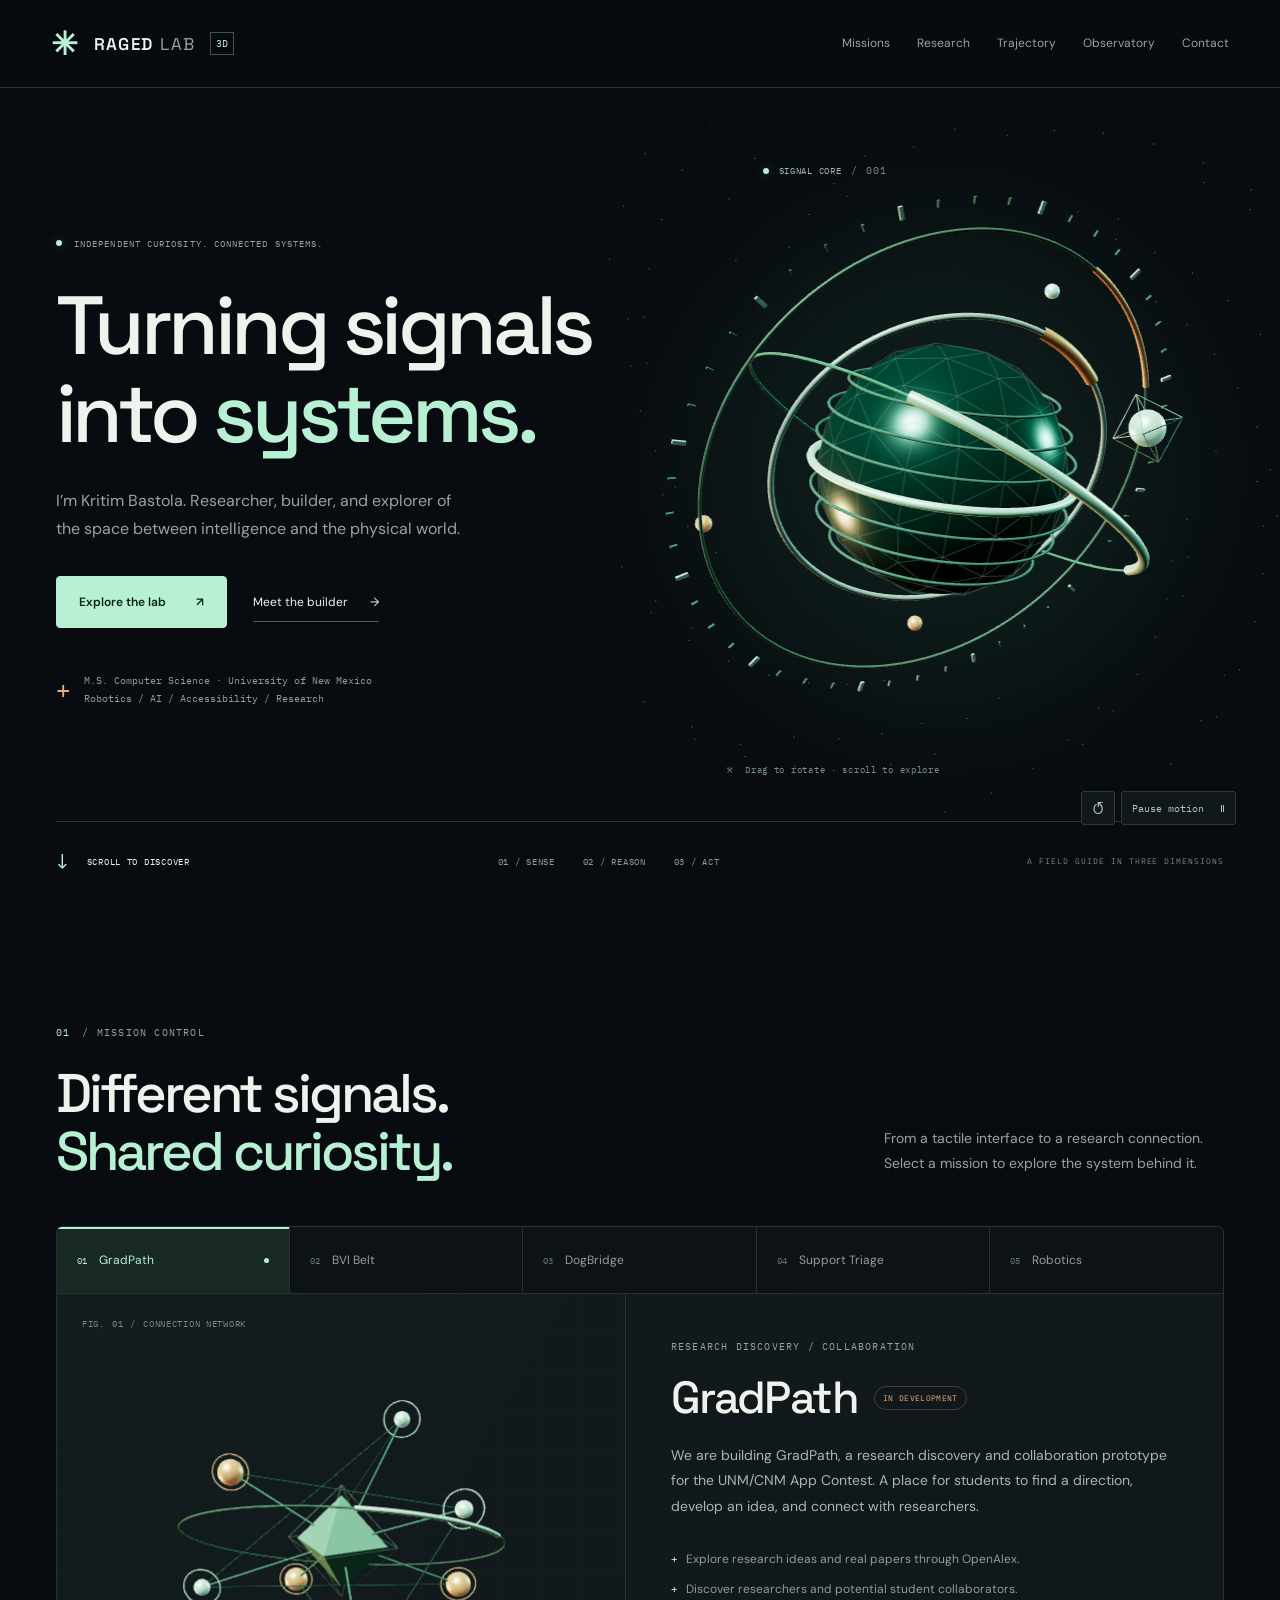
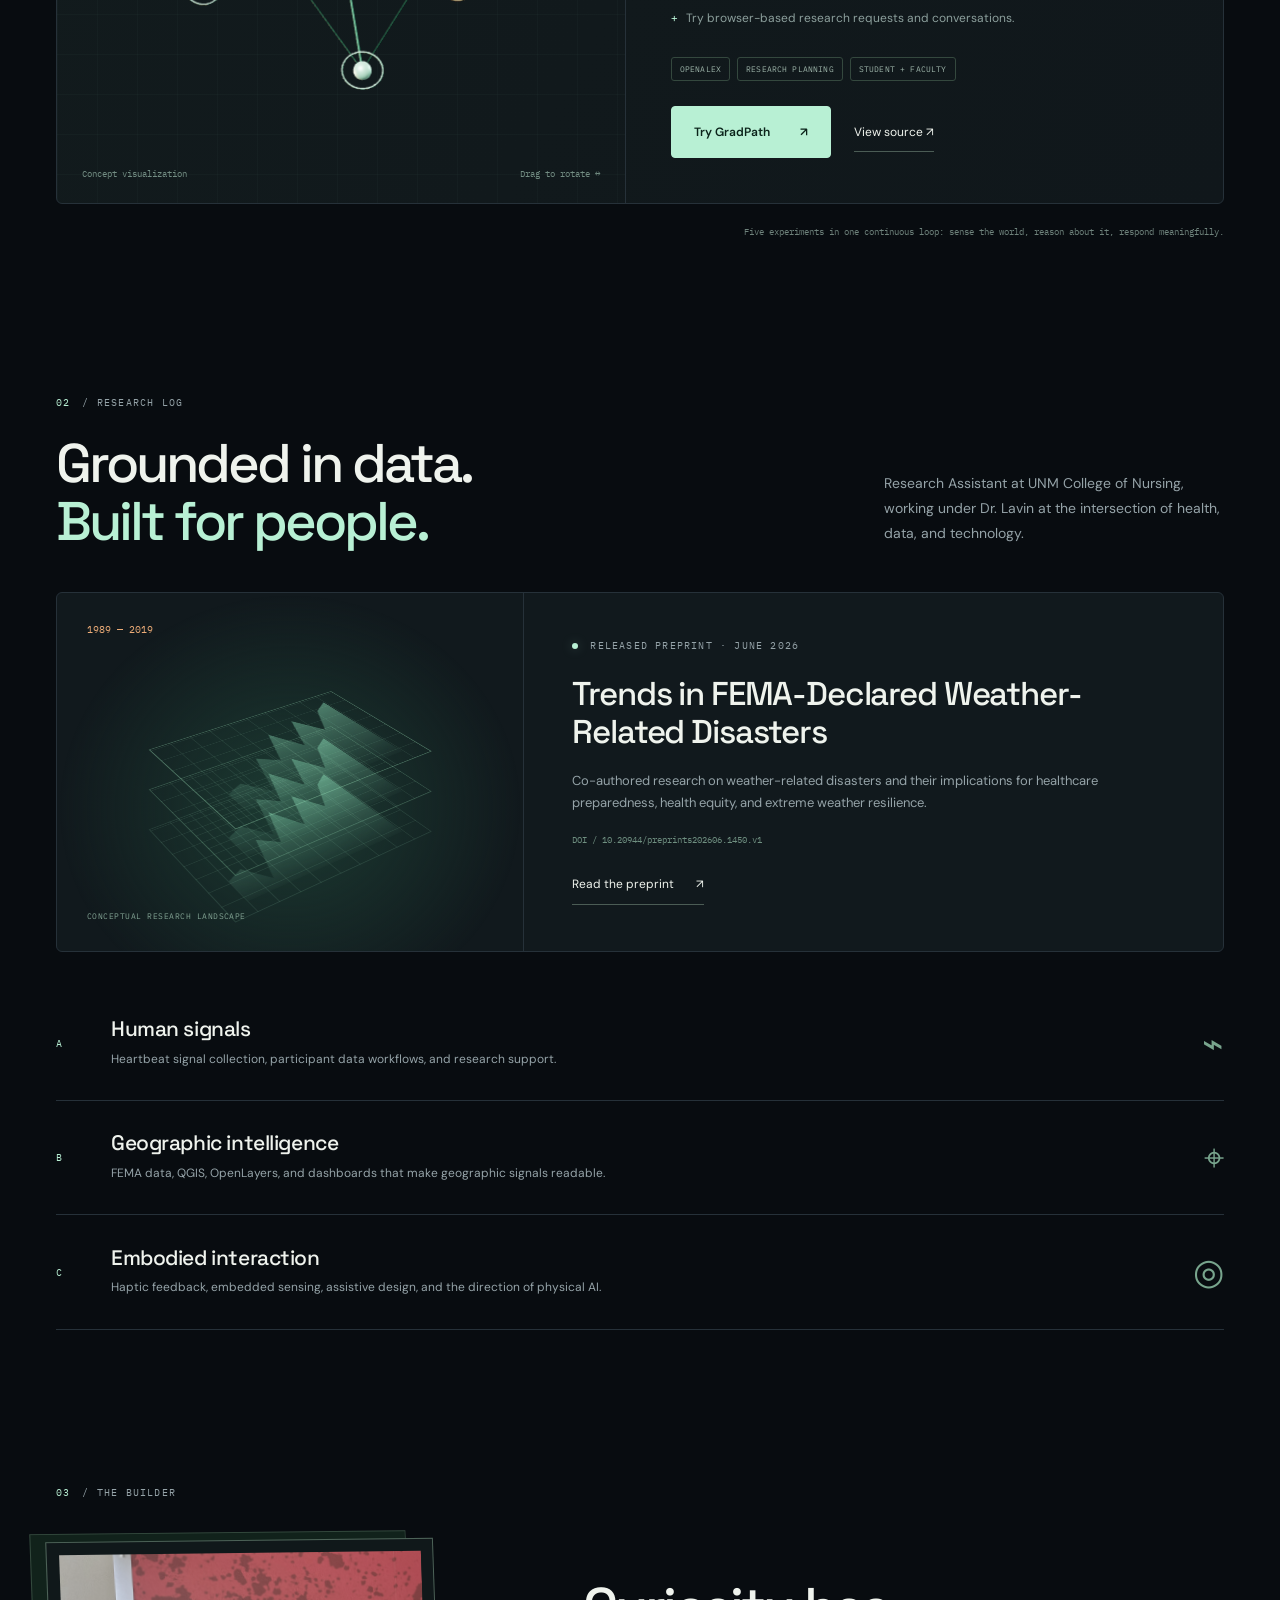
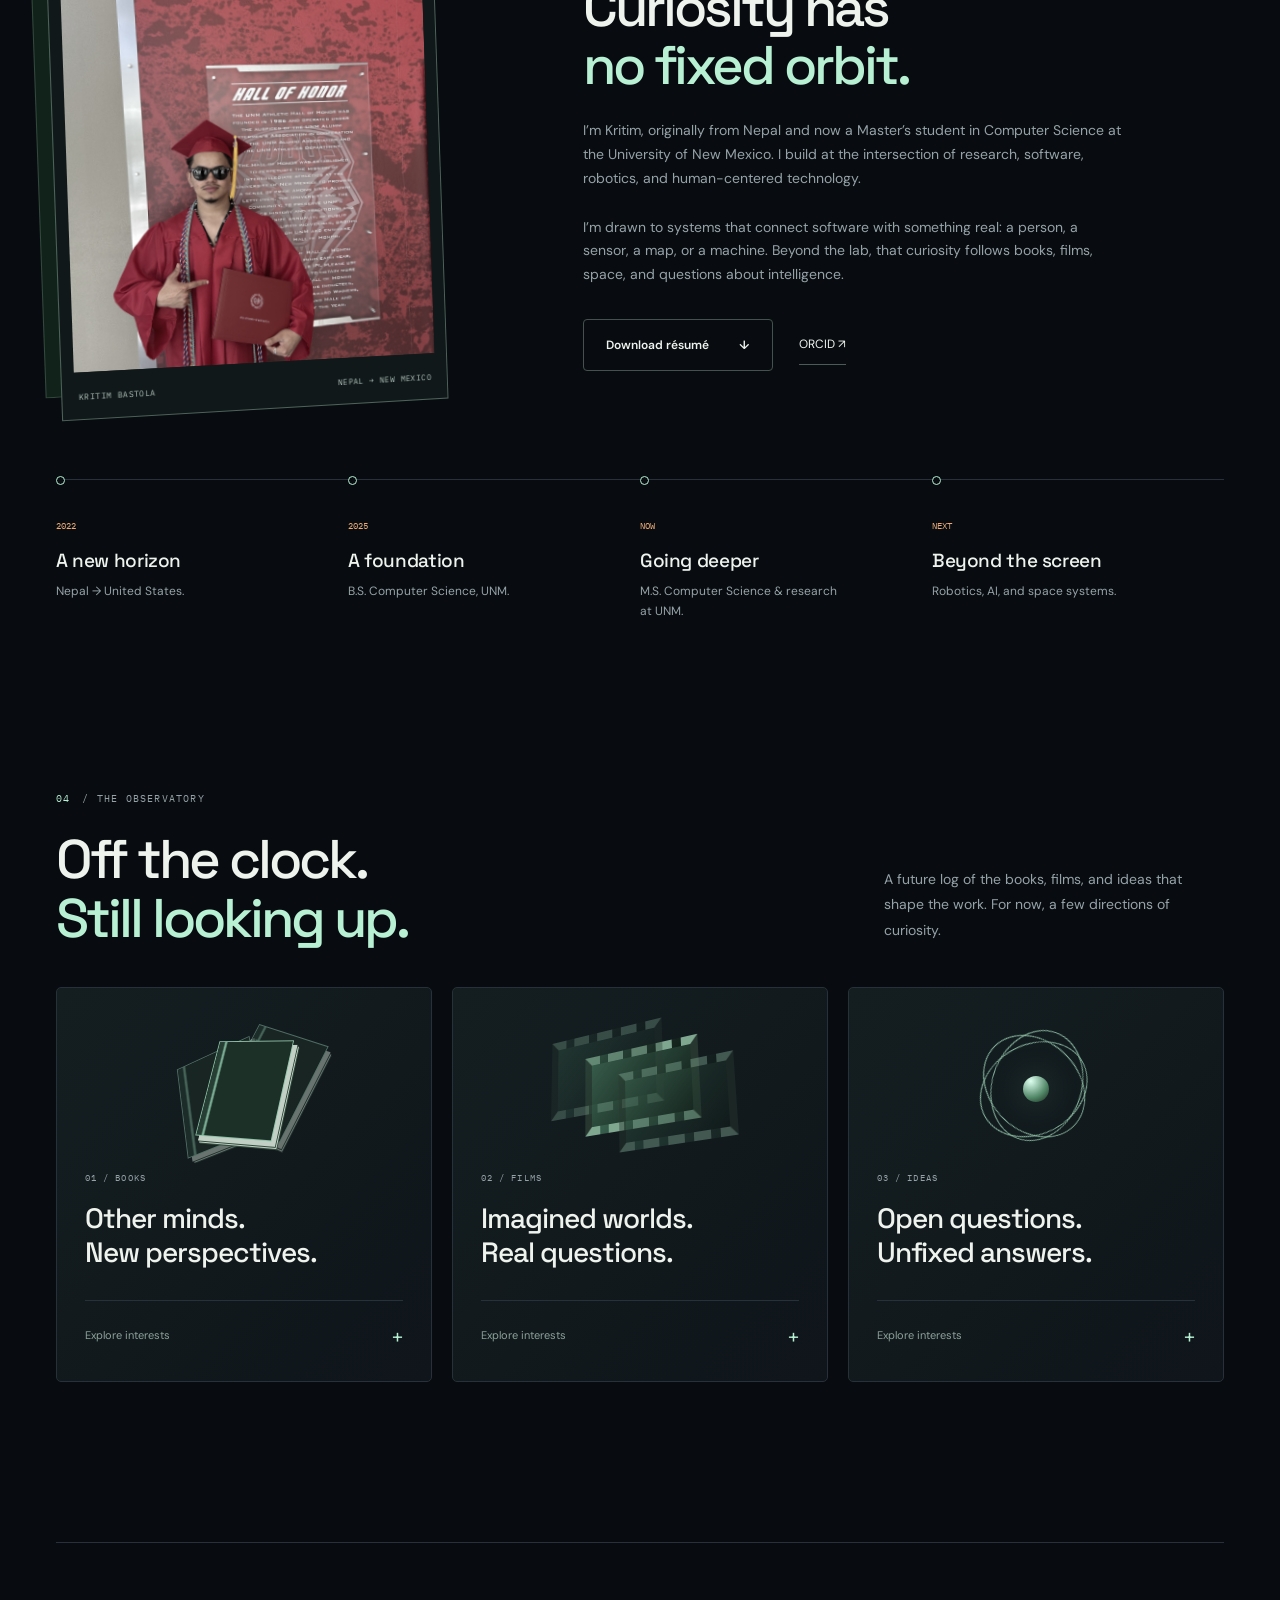
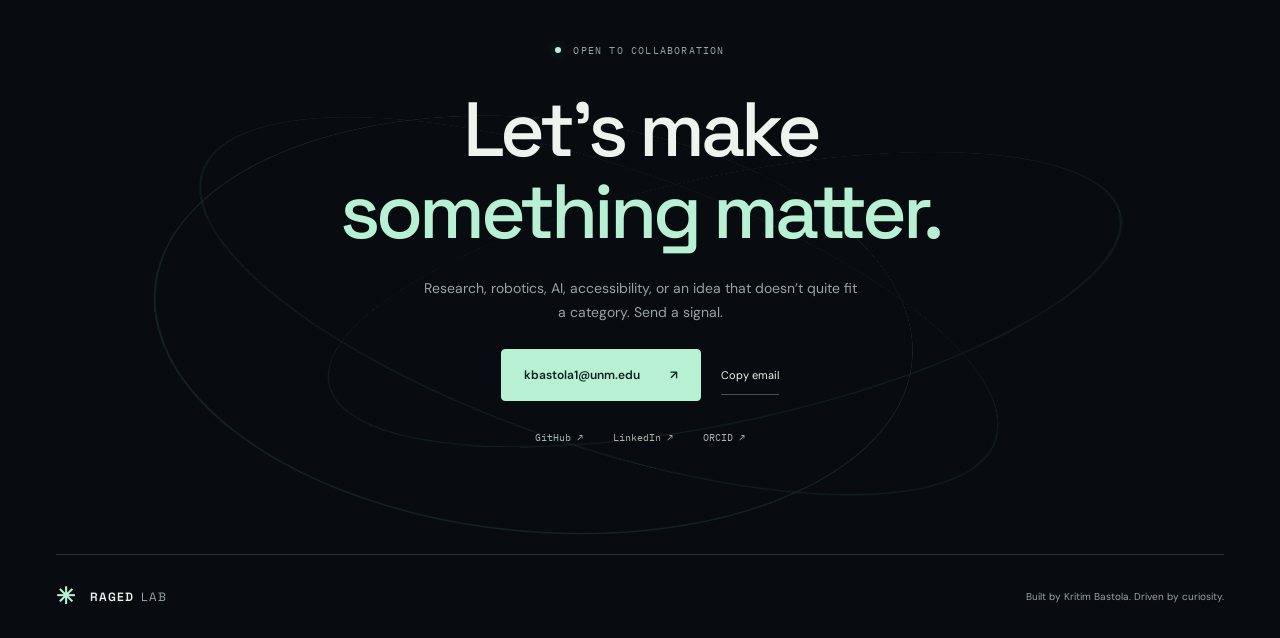
<file: index.html>
<!doctype html>
<html lang="en">
  <head>
    <meta charset="utf-8" />
    <meta name="viewport" content="width=device-width, initial-scale=1" />
    <meta name="theme-color" content="#080c10" />
    <meta
      name="description"
      content="Enter Raged Lab in 3D. Explore Kritim Bastola's work in research, robotics, AI, accessibility, and GradPath."
    />
    <link rel="canonical" href="https://kritimbastola.com/" />
    <link rel="icon" href="/3d/icon.svg" type="image/svg+xml" />
    <link rel="stylesheet" href="/3d/styles.css" />
    <script src="/3d/app.js" type="module"></script>
    <title>Raged Lab — A new dimension</title>
  </head>
  <body>
    <a class="skip-link" href="#main">Skip to content</a>
    <div class="reading-progress" aria-hidden="true"></div>
    <header class="header">
      <a class="brand" href="#home" aria-label="Raged Lab home"
        ><span class="brand-symbol" aria-hidden="true">✳</span> RAGED<span
          class="brand-light"
          >LAB</span
        ><span class="edition">3D</span></a
      >
      <nav class="nav" id="navigation" aria-label="Main navigation">
        <a href="#missions">Missions</a><a href="#research">Research</a
        ><a href="#about">Trajectory</a><a href="#observatory">Observatory</a
        ><a href="#contact">Contact</a>
      </nav>
      <button
        class="menu-toggle"
        aria-controls="navigation"
        aria-expanded="false"
        aria-label="Open navigation"
      >
        Menu <span aria-hidden="true">+</span>
      </button>
    </header>
    <main id="main">
      <section
        class="hero section-shell"
        id="home"
        aria-labelledby="hero-title"
      >
        <div class="hero-copy">
          <p class="eyebrow">
            <span class="status-dot"></span> Independent curiosity. Connected
            systems.
          </p>
          <h1 id="hero-title">Turning signals<br />into <em>systems.</em></h1>
          <p class="hero-intro">
            I’m Kritim Bastola. Researcher, builder, and explorer of the space
            between intelligence and the physical world.
          </p>
          <div class="actions">
            <a class="button primary" href="#missions"
              >Explore the lab <span aria-hidden="true">↗</span></a
            ><a class="text-link" href="#about"
              >Meet the builder <span aria-hidden="true">→</span></a
            >
          </div>
          <div class="hero-note">
            <span class="tiny-cross" aria-hidden="true">+</span
            ><span
              >M.S. Computer Science · University of New Mexico<br />Robotics /
              AI / Accessibility / Research</span
            >
          </div>
        </div>
        <div class="hero-visual">
          <div
            class="scene-surface hero-scene"
            id="hero-scene"
            role="img"
            aria-label="Interactive 3D orbital instrument representing signals becoming systems"
          >
            <div class="orb-fallback" aria-hidden="true">
              <i></i><i></i><i></i><b></b>
            </div>
          </div>
          <div class="scene-label label-top">
            <span class="status-dot"></span> SIGNAL CORE
            <span class="fine-text">/ 001</span>
          </div>
          <div class="scene-label label-bottom">
            <span aria-hidden="true">⤧</span>
            <span class="scene-hint">Drag to rotate · scroll to explore</span>
          </div>
          <div class="scene-controls">
            <button
              class="icon-button"
              id="reset-scene"
              aria-label="Reset 3D view"
              title="Reset 3D view"
            >
              ↺</button
            ><button
              class="motion-button"
              id="motion-toggle"
              aria-pressed="false"
            >
              Pause motion <span aria-hidden="true">Ⅱ</span>
            </button>
          </div>
        </div>
        <div class="hero-footer">
          <a href="#missions" class="scroll-prompt"
            ><span aria-hidden="true">↓</span> Scroll to discover</a
          >
          <p>
            <span>01 / SENSE</span><span>02 / REASON</span><span>03 / ACT</span>
          </p>
          <span class="fine-text">A FIELD GUIDE IN THREE DIMENSIONS</span>
        </div>
      </section>

      <section
        class="section-shell missions"
        id="missions"
        aria-labelledby="missions-title"
      >
        <div class="section-heading">
          <p class="eyebrow"><span>01</span> / Mission control</p>
          <div class="heading-row">
            <h2 id="missions-title">
              Different signals.<br /><em>Shared curiosity.</em>
            </h2>
            <p>
              From a tactile interface to a research connection. Select a
              mission to explore the system behind it.
            </p>
          </div>
        </div>
        <div class="mission-tabs" role="tablist" aria-label="Choose a project">
          <button
            role="tab"
            id="tab-gradpath"
            aria-controls="mission-panel"
            aria-selected="true"
            data-mission="gradpath"
          >
            <span>01</span> GradPath
            <i class="new-dot" aria-label="In development"></i>
          </button>
          <button
            role="tab"
            id="tab-bvi"
            aria-controls="mission-panel"
            aria-selected="false"
            tabindex="-1"
            data-mission="bvi"
          >
            <span>02</span> BVI Belt
          </button>
          <button
            role="tab"
            id="tab-dogbridge"
            aria-controls="mission-panel"
            aria-selected="false"
            tabindex="-1"
            data-mission="dogbridge"
          >
            <span>03</span> DogBridge
          </button>
          <button
            role="tab"
            id="tab-triage"
            aria-controls="mission-panel"
            aria-selected="false"
            tabindex="-1"
            data-mission="triage"
          >
            <span>04</span> Support Triage
          </button>
          <button
            role="tab"
            id="tab-robotics"
            aria-controls="mission-panel"
            aria-selected="false"
            tabindex="-1"
            data-mission="robotics"
          >
            <span>05</span> Robotics
          </button>
        </div>
        <div
          class="mission-panel"
          id="mission-panel"
          role="tabpanel"
          aria-labelledby="tab-gradpath"
          tabindex="0"
        >
          <div class="mission-visual">
            <span class="model-corner"
              >FIG. <span id="model-number">01</span> /
              <span id="model-name">CONNECTION NETWORK</span></span
            >
            <div
              class="scene-surface project-scene"
              id="project-scene"
              role="img"
              aria-label="3D concept visualization of a research connection network"
            >
              <div class="orb-fallback small" aria-hidden="true">
                <i></i><i></i><b></b>
              </div>
            </div>
            <span class="model-caption"
              >Concept visualization <span>Drag to rotate ↔</span></span
            >
          </div>
          <div class="mission-copy">
            <p class="eyebrow" id="mission-category">
              Research discovery / Collaboration
            </p>
            <div class="mission-title-row">
              <h3 id="mission-title">GradPath</h3>
              <span class="status-badge" id="mission-status"
                >In development</span
              >
            </div>
            <p class="mission-description" id="mission-description">
              We are building GradPath, a research discovery and collaboration
              prototype for the UNM/CNM App Contest. A place for students to
              find a direction, develop an idea, and connect with researchers.
            </p>
            <ul class="mission-features" id="mission-features">
              <li>Explore research ideas and real papers through OpenAlex.</li>
              <li>Discover researchers and potential student collaborators.</li>
              <li>Try browser-based research requests and conversations.</li>
            </ul>
            <div class="tags" id="mission-tags">
              <span>OpenAlex</span><span>Research planning</span
              ><span>Student + faculty</span>
            </div>
            <div class="actions" id="mission-actions">
              <a
                class="button primary"
                href="https://kritim-123.github.io/gradpath/"
                target="_blank"
                rel="noopener noreferrer"
                >Try GradPath <span aria-hidden="true">↗</span></a
              ><a
                class="text-link"
                href="https://github.com/Kritim-123/gradpath"
                target="_blank"
                rel="noopener noreferrer"
                >View source ↗</a
              >
            </div>
          </div>
        </div>
        <p class="section-footnote">
          Five experiments in one continuous loop: sense the world, reason about
          it, respond meaningfully.
        </p>
        <noscript
          ><p class="notice">
            Interactive models require JavaScript. All project descriptions are
            available in the <a href="/classic/missions/">classic mission archive</a>.
          </p></noscript
        >
      </section>

      <section
        class="section-shell research"
        id="research"
        aria-labelledby="research-title"
      >
        <div class="section-heading">
          <p class="eyebrow"><span>02</span> / Research log</p>
          <div class="heading-row">
            <h2 id="research-title">
              Grounded in data.<br /><em>Built for people.</em>
            </h2>
            <p>
              Research Assistant at UNM College of Nursing, working under Dr.
              Lavin at the intersection of health, data, and technology.
            </p>
          </div>
        </div>
        <article class="publication depth-card" data-tilt>
          <div class="publication-art" aria-hidden="true">
            <div class="data-plane plane-one"></div>
            <div class="data-plane plane-two"></div>
            <div class="data-plane plane-three"></div>
            <span class="data-axis">1989 — 2019</span
            ><span class="data-caption">CONCEPTUAL RESEARCH LANDSCAPE</span>
          </div>
          <div class="publication-copy">
            <p class="eyebrow">
              <span class="status-dot"></span> Released preprint · June 2026
            </p>
            <h3>Trends in FEMA-Declared Weather-Related Disasters</h3>
            <p>
              Co-authored research on weather-related disasters and their
              implications for healthcare preparedness, health equity, and
              extreme weather resilience.
            </p>
            <span class="doi">DOI / 10.20944/preprints202606.1450.v1</span
            ><a
              class="text-link"
              href="https://www.preprints.org/manuscript/202606.1450"
              target="_blank"
              rel="noopener noreferrer"
              >Read the preprint <span aria-hidden="true">↗</span></a
            >
          </div>
        </article>
        <div class="research-lines">
          <article>
            <span class="line-number">A</span>
            <div>
              <h3>Human signals</h3>
              <p>
                Heartbeat signal collection, participant data workflows, and
                research support.
              </p>
            </div>
            <span class="line-symbol" aria-hidden="true">⌁</span>
          </article>
          <article>
            <span class="line-number">B</span>
            <div>
              <h3>Geographic intelligence</h3>
              <p>
                FEMA data, QGIS, OpenLayers, and dashboards that make geographic
                signals readable.
              </p>
            </div>
            <span class="line-symbol" aria-hidden="true">⌖</span>
          </article>
          <article>
            <span class="line-number">C</span>
            <div>
              <h3>Embodied interaction</h3>
              <p>
                Haptic feedback, embedded sensing, assistive design, and the
                direction of physical AI.
              </p>
            </div>
            <span class="line-symbol" aria-hidden="true">◎</span>
          </article>
        </div>
      </section>

      <section
        class="section-shell about"
        id="about"
        aria-labelledby="about-title"
      >
        <div class="section-heading">
          <p class="eyebrow"><span>03</span> / The builder</p>
        </div>
        <div class="about-grid">
          <div class="portrait-stack depth-card" data-tilt>
            <div class="portrait-back" aria-hidden="true"></div>
            <img
              src="/images/profile.jpg"
              alt="Kritim Bastola in graduation regalia"
              loading="lazy"
              width="800"
              height="1000"
            />
            <div class="portrait-caption">
              <span>KRITIM BASTOLA</span><span>NEPAL → NEW MEXICO</span>
            </div>
          </div>
          <div class="about-copy">
            <h2 id="about-title">
              Curiosity has<br /><em>no fixed orbit.</em>
            </h2>
            <p>
              I’m Kritim, originally from Nepal and now a Master’s student in
              Computer Science at the University of New Mexico. I build at the
              intersection of research, software, robotics, and human-centered
              technology.
            </p>
            <p>
              I’m drawn to systems that connect software with something real: a
              person, a sensor, a map, or a machine. Beyond the lab, that
              curiosity follows books, films, space, and questions about
              intelligence.
            </p>
            <div class="actions">
              <a class="button" href="/Kritim_Bastola_Resume.pdf" download
                >Download résumé <span aria-hidden="true">↓</span></a
              ><a
                class="text-link"
                href="https://orcid.org/0009-0006-8295-1847"
                target="_blank"
                rel="noopener noreferrer"
                >ORCID ↗</a
              >
            </div>
          </div>
        </div>
        <ol class="trajectory">
          <li>
            <span>2022</span>
            <h3>A new horizon</h3>
            <p>Nepal → United States.</p>
          </li>
          <li>
            <span>2025</span>
            <h3>A foundation</h3>
            <p>B.S. Computer Science, UNM.</p>
          </li>
          <li>
            <span>NOW</span>
            <h3>Going deeper</h3>
            <p>M.S. Computer Science &amp; research at UNM.</p>
          </li>
          <li>
            <span>NEXT</span>
            <h3>Beyond the screen</h3>
            <p>Robotics, AI, and space systems.</p>
          </li>
        </ol>
      </section>

      <section
        class="section-shell observatory"
        id="observatory"
        aria-labelledby="observatory-title"
      >
        <div class="section-heading">
          <p class="eyebrow"><span>04</span> / The observatory</p>
          <div class="heading-row">
            <h2 id="observatory-title">
              Off the clock.<br /><em>Still looking up.</em>
            </h2>
            <p>
              A future log of the books, films, and ideas that shape the work.
              For now, a few directions of curiosity.
            </p>
          </div>
        </div>
        <div class="observatory-grid">
          <details class="thought-card depth-card" data-tilt>
            <summary>
              <div class="thought-art book-art" aria-hidden="true">
                <i></i><i></i><i></i>
              </div>
              <span class="eyebrow">01 / Books</span>
              <h3>Other minds.<br />New perspectives.</h3>
              <span class="thought-action"
                >Explore interests <b aria-hidden="true">+</b></span
              >
            </summary>
            <p>
              Technology, society, consciousness, and the human systems that
              surround the machines we build. Reading notes are coming later.
            </p>
          </details>
          <details class="thought-card depth-card" data-tilt>
            <summary>
              <div class="thought-art film-art" aria-hidden="true">
                <i></i><i></i><i></i>
              </div>
              <span class="eyebrow">02 / Films</span>
              <h3>Imagined worlds.<br />Real questions.</h3>
              <span class="thought-action"
                >Explore interests <b aria-hidden="true">+</b></span
              >
            </summary>
            <p>
              Speculative worlds, visual storytelling, machines, and people. A
              personal film log is planned; no entries have been published yet.
            </p>
          </details>
          <details class="thought-card depth-card" data-tilt>
            <summary>
              <div class="thought-art idea-art" aria-hidden="true">
                <i></i><i></i><i></i><b></b>
              </div>
              <span class="eyebrow">03 / Ideas</span>
              <h3>Open questions.<br />Unfixed answers.</h3>
              <span class="thought-action"
                >Explore interests <b aria-hidden="true">+</b></span
              >
            </summary>
            <p>
              Space, robotics, quantum ideas, AI, consciousness, Nepal,
              accessibility, and technology in society.
            </p>
          </details>
        </div>
      </section>

      <section
        class="section-shell contact"
        id="contact"
        aria-labelledby="contact-title"
      >
        <p class="eyebrow">
          <span class="status-dot"></span> Open to collaboration
        </p>
        <div class="contact-orbits" aria-hidden="true">
          <i></i><i></i><i></i>
        </div>
        <h2 id="contact-title">Let’s make<br /><em>something matter.</em></h2>
        <p>
          Research, robotics, AI, accessibility, or an idea that doesn’t quite
          fit a category. Send a signal.
        </p>
        <div class="contact-actions">
          <a class="button primary" href="mailto:kbastola1@unm.edu"
            >kbastola1@unm.edu <span aria-hidden="true">↗</span></a
          ><button class="copy-email" id="copy-email">Copy email</button
          ><span class="sr-only" id="copy-status" role="status"></span>
        </div>
        <div class="social-links">
          <a
            href="https://github.com/Kritim-123"
            target="_blank"
            rel="noopener noreferrer"
            >GitHub ↗</a
          ><a
            href="https://www.linkedin.com/in/kritim-bastola-488563202/"
            target="_blank"
            rel="noopener noreferrer"
            >LinkedIn ↗</a
          ><a
            href="https://orcid.org/0009-0006-8295-1847"
            target="_blank"
            rel="noopener noreferrer"
            >ORCID ↗</a
          >
        </div>
      </section>
    </main>
    <footer class="footer section-shell">
      <a class="brand" href="#home"
        ><span class="brand-symbol" aria-hidden="true">✳</span> RAGED<span
          class="brand-light"
          >LAB</span
        ></a
      >
      <p>Built by Kritim Bastola. Driven by curiosity.</p>
    </footer>
    <dialog id="mission-dialog" aria-labelledby="dialog-title">
      <button class="dialog-close" aria-label="Close mission details">
        Close ×
      </button>
      <p class="eyebrow">Mission notes / Accessibility</p>
      <h2 id="dialog-title">BVI Indoor Navigation Belt</h2>
      <p>
        Indoor navigation needs fast, private, body-level feedback. This
        wearable prototype turns obstacle distance into directional vibration
        around the waist.
      </p>
      <h3>The signal loop</h3>
      <p>
        Three Time-of-Flight sensors measure left, center, and right obstacle
        distance. An Arduino applies threshold logic; a MOSFET driver switches
        six vibration motors. Left or right obstacles trigger the corresponding
        side. Center obstacles trigger both.
      </p>
      <h3>Current prototype</h3>
      <p>
        The sensing-to-vibration pipeline demonstrates the core feedback loop.
        It is not yet field-ready: wiring, motor placement, comfort, and
        physical integration need further work.
      </p>
      <h3>Next steps</h3>
      <p>
        A 3D-printed enclosure, rechargeable battery, stable motor pockets,
        adjustable distance thresholds, and carefully planned formal evaluation
        with BVI participants.
      </p>
      <a class="text-link" href="/classic/missions/bvi-indoor-navigation-belt/"
        >Read the original case study ↗</a
      >
    </dialog>
  </body>
</html>
</file>
<file: 3d/styles.css>
@import url("https://fonts.googleapis.com/css2?family=DM+Sans:wght@400;450;500;550;600;650;700&family=Space+Grotesk:wght@400;500;600;700&family=IBM+Plex+Mono:wght@400;500&display=swap");

:root {
  color-scheme: dark;
  --bg: #080c10;
  --panel: #10161b;
  --ink: #eff3ed;
  --muted: #95a3a8;
  --mint: #b8f0d4;
  --orange: #edac77;
  --line: #263139;
  --mono: "IBM Plex Mono", monospace;
  --display: "Space Grotesk", sans-serif;
  --body: "DM Sans", sans-serif;
}
* {
  box-sizing: border-box;
}
html {
  scroll-behavior: smooth;
  scroll-padding-top: 100px;
}
body {
  margin: 0;
  background: var(--bg);
  color: var(--ink);
  font: 16px/1.7 var(--body);
  overflow-x: clip;
}
body::before {
  content: "";
  position: fixed;
  inset: 0;
  pointer-events: none;
  z-index: -1;
  background-image: radial-gradient(#b8f0d428 0.65px, transparent 0.65px);
  background-size: 49px 49px;
  mask-image: linear-gradient(#0008, transparent 90%);
}
a {
  color: inherit;
  text-decoration: none;
}
button {
  font: inherit;
  color: inherit;
  cursor: pointer;
}
button,
a,
summary {
  -webkit-tap-highlight-color: transparent;
}
button:disabled {
  cursor: default;
}
button:focus-visible,
a:focus-visible,
summary:focus-visible,
[tabindex]:focus-visible {
  outline: 2px solid var(--mint);
  outline-offset: 6px;
}
img {
  display: block;
  max-width: 100%;
}
h1,
h2,
h3,
p {
  margin: 0;
}
h1,
h2,
h3 {
  font-family: var(--display);
  font-weight: 500;
  line-height: 1.07;
  letter-spacing: -0.055em;
}
h1 {
  font-size: clamp(58px, 6.45vw, 102px);
}
h2 {
  font-size: clamp(42px, 4.25vw, 68px);
}
h3 {
  font-size: 30px;
  letter-spacing: -0.035em;
}
em {
  font-style: normal;
  color: var(--mint);
}
.section-shell {
  width: min(1380px, calc(100% - 112px));
  margin-inline: auto;
}
.eyebrow,
.fine-text,
.tags,
.status-badge {
  font-family: var(--mono);
  font-size: 10px;
  line-height: 1.5;
  letter-spacing: 0.12em;
  text-transform: uppercase;
}
.eyebrow {
  color: var(--muted);
  display: flex;
  align-items: center;
  gap: 12px;
}
.eyebrow > span:first-child:not(.status-dot) {
  color: var(--mint);
}
.fine-text {
  color: #78868b;
}
.status-dot {
  display: inline-block;
  flex: 0 0 6px;
  width: 6px;
  height: 6px;
  background: var(--mint);
  border-radius: 50%;
  box-shadow: 0 0 12px #b8f0d448;
}
.reading-progress {
  position: fixed;
  top: 0;
  left: 0;
  height: 2px;
  width: 100%;
  background: var(--mint);
  transform-origin: left;
  transform: scaleX(0);
  z-index: 100;
}
.header {
  position: sticky;
  top: 0;
  height: 88px;
  display: flex;
  align-items: center;
  justify-content: space-between;
  gap: 28px;
  padding: 0 4%;
  background: #080c10e8;
  backdrop-filter: blur(20px);
  border-bottom: 1px solid var(--line);
  z-index: 50;
}
.brand {
  display: flex;
  align-items: center;
  gap: 7px;
  font: 600 17px var(--display);
  letter-spacing: 0.08em;
  white-space: nowrap;
}
.brand-symbol {
  font-size: 32px;
  line-height: 1;
  margin-right: 7px;
  color: var(--mint);
}
.brand-light {
  font-weight: 400;
  color: var(--muted);
}
.edition {
  font: 10px var(--mono);
  border: 1px solid #41534c;
  padding: 4px 5px;
  color: var(--mint);
  margin-left: 8px;
  letter-spacing: 0;
}
.nav {
  display: flex;
  align-items: center;
  gap: 27px;
}
.nav a,
.classic-link {
  font-size: 12px;
  color: var(--muted);
  transition: color 0.2s;
}
.nav a:hover,
.nav a.active,
.classic-link:hover {
  color: var(--ink);
}
.nav a.active::after {
  content: "";
  display: block;
  height: 2px;
  background: var(--mint);
  margin-top: 3px;
}
.classic-link span {
  margin-left: 12px;
}
.menu-toggle {
  display: none;
  background: none;
  border: 0;
}
.skip-link {
  position: fixed;
  top: -70px;
  left: 20px;
  z-index: 200;
  background: var(--mint);
  color: var(--bg);
  padding: 12px;
}
.skip-link:focus {
  top: 12px;
}
.sr-only {
  position: absolute;
  width: 1px;
  height: 1px;
  padding: 0;
  margin: -1px;
  overflow: hidden;
  clip: rect(0, 0, 0, 0);
  white-space: nowrap;
  border: 0;
}
.hero {
  position: relative;
  min-height: min(830px, calc(100svh - 88px));
  display: grid;
  grid-template-columns: 1.05fr 1fr;
  align-items: center;
  gap: 0;
  padding-top: 60px;
  padding-bottom: 100px;
}
.hero-copy {
  position: relative;
  z-index: 2;
  pointer-events: none;
}
.hero-copy a {
  pointer-events: auto;
}
.hero .eyebrow {
  margin-bottom: 32px;
  font-size: 9px;
}
.hero-intro {
  color: var(--muted);
  font-size: 16px;
  line-height: 1.8;
  max-width: 420px;
  margin-top: 28px;
}
.actions {
  display: flex;
  align-items: center;
  gap: 26px;
  flex-wrap: wrap;
  margin-top: 32px;
}
.button {
  display: inline-flex;
  align-items: center;
  justify-content: space-between;
  gap: 30px;
  padding: 14px 22px;
  min-height: 52px;
  font-size: 12px;
  font-weight: 600;
  border: 1px solid #43534b;
  border-radius: 4px;
  background: transparent;
  transition:
    background 0.2s,
    transform 0.2s;
  white-space: nowrap;
}
.button.primary {
  background: var(--mint);
  color: #0b231a;
  border-color: var(--mint);
}
.button:hover {
  background: #244237;
  transform: translateY(-3px);
}
.button.primary:hover {
  background: #d8ffe9;
}
.text-link {
  display: inline-flex;
  align-items: center;
  gap: 22px;
  font-size: 12px;
  padding: 9px 0;
  border-bottom: 1px solid #4b5c55;
}
.text-link:hover {
  color: var(--mint);
  border-color: var(--mint);
}
.hero-note {
  display: flex;
  align-items: center;
  gap: 14px;
  color: #8c9e9f;
  font: 10px/1.8 var(--mono);
  margin-top: 40px;
}
.tiny-cross {
  color: var(--orange);
  font-size: 24px;
}
.hero-visual {
  position: relative;
  align-self: stretch;
  min-height: 500px;
  margin-right: -32px;
}
.scene-surface {
  position: absolute;
  inset: 0;
  touch-action: pan-y;
  cursor: grab;
  isolation: isolate;
}
.scene-surface.dragging {
  cursor: grabbing;
}
.scene-surface canvas {
  display: block;
  width: 100%;
  height: 100%;
  position: relative;
  z-index: 1;
}
.hero-scene {
  inset: -25px -30px -15px -55px;
}
.hero-scene::before {
  content: "";
  position: absolute;
  inset: 15%;
  border-radius: 50%;
  background: #64dbae12;
  filter: blur(70px);
  z-index: -1;
}
.scene-label {
  position: absolute;
  display: flex;
  gap: 10px;
  align-items: center;
  pointer-events: none;
  font: 9px var(--mono);
  letter-spacing: 0.08em;
  color: #a1b8ad;
  z-index: 3;
}
.label-top {
  top: 15px;
  left: 18%;
}
.label-bottom {
  left: 12%;
  bottom: 25px;
  color: #7c8f88;
}
.scene-controls {
  display: flex;
  align-items: center;
  gap: 6px;
  position: absolute;
  right: 20px;
  bottom: -25px;
  z-index: 4;
}
.icon-button,
.motion-button {
  background: #10181a;
  border: 1px solid #2e3c3d;
  border-radius: 3px;
  min-height: 34px;
  color: #b8c5c3;
  font: 10px var(--mono);
  padding: 7px 10px;
}
.icon-button {
  font-size: 17px;
  width: 34px;
  padding: 0;
}
.motion-button span {
  margin-left: 10px;
}
.hero-footer {
  position: absolute;
  left: 0;
  right: 0;
  bottom: 0;
  display: flex;
  justify-content: space-between;
  align-items: center;
  gap: 22px;
  border-top: 1px solid var(--line);
  padding: 25px 0;
  font: 9px var(--mono);
  text-transform: uppercase;
  letter-spacing: 0.08em;
}
.hero-footer p {
  display: flex;
  gap: 28px;
  color: #8b9f98;
}
.scroll-prompt {
  display: flex;
  gap: 17px;
  align-items: center;
}
.scroll-prompt > span {
  font-size: 21px;
  color: var(--mint);
}
.hero-footer > .fine-text {
  font-size: 8px;
}
.missions,
.research,
.about,
.observatory {
  padding-top: 125px;
  padding-bottom: 30px;
}
.section-heading > .eyebrow {
  margin-bottom: 24px;
}
.heading-row {
  display: flex;
  justify-content: space-between;
  gap: 50px;
  align-items: flex-end;
}
.heading-row > p {
  max-width: 340px;
  color: var(--muted);
  font-size: 14px;
  line-height: 1.8;
  padding-bottom: 4px;
}
.mission-tabs {
  display: grid;
  grid-template-columns: repeat(5, 1fr);
  margin-top: 46px;
  border: 1px solid var(--line);
  border-bottom: 0;
  border-radius: 6px 6px 0 0;
  overflow: hidden;
}
.mission-tabs button {
  display: flex;
  align-items: center;
  gap: 12px;
  min-height: 66px;
  border: 0;
  border-right: 1px solid var(--line);
  background: #0d1216;
  color: #929e9f;
  font: 12px var(--body);
  padding: 15px 20px;
  white-space: nowrap;
}
.mission-tabs button:last-child {
  border-right: 0;
}
.mission-tabs button > span {
  font: 9px var(--mono);
  color: #647a73;
}
.mission-tabs button[aria-selected="true"] {
  background: #182823;
  color: var(--mint);
  box-shadow: inset 0 2px var(--mint);
}
.mission-tabs button[aria-selected="true"] > span {
  color: var(--mint);
}
.new-dot {
  width: 5px;
  height: 5px;
  background: var(--mint);
  border-radius: 100%;
  margin-left: auto;
}
.mission-panel {
  display: grid;
  grid-template-columns: 1fr 1.05fr;
  min-height: 510px;
  background: linear-gradient(120deg, #121b1d, #10171b);
  border: 1px solid var(--line);
  border-radius: 0 0 6px 6px;
  overflow: hidden;
}
.mission-visual {
  position: relative;
  min-height: 440px;
  border-right: 1px solid var(--line);
  background-image:
    linear-gradient(#99c9b008 1px, transparent 1px),
    linear-gradient(90deg, #99c9b008 1px, transparent 1px);
  background-size: 40px 40px;
}
.project-scene {
  inset: 44px 0 48px;
}
.model-corner,
.model-caption {
  font: 9px var(--mono);
  color: #738d83;
  letter-spacing: 0.08em;
  position: absolute;
  left: 25px;
  right: 25px;
  display: flex;
  gap: 7px;
  z-index: 2;
  pointer-events: none;
}
.model-corner {
  top: 24px;
}
.model-caption {
  bottom: 24px;
  justify-content: space-between;
  letter-spacing: 0;
}
.mission-copy {
  padding: 45px;
  display: flex;
  flex-direction: column;
  justify-content: center;
}
.mission-title-row {
  margin: 20px 0;
  display: flex;
  align-items: center;
  gap: 16px;
  flex-wrap: wrap;
}
.mission-title-row h3 {
  font-size: 45px;
}
.status-badge {
  font-size: 8px;
  color: var(--orange);
  border: 1px solid #edac7740;
  letter-spacing: 0.04em;
  padding: 5px 8px;
  border-radius: 20px;
}
.mission-description {
  font-size: 14px;
  color: #a9b5b7;
  line-height: 1.85;
}
.mission-features {
  list-style: none;
  padding: 0;
  margin: 20px 0;
  font-size: 12px;
  color: #8c9f9c;
  line-height: 1.7;
}
.mission-features li {
  position: relative;
  margin: 9px 0;
  padding-left: 15px;
}
.mission-features li::before {
  content: "+";
  position: absolute;
  left: 0;
  color: var(--mint);
}
.tags {
  display: flex;
  gap: 7px;
  flex-wrap: wrap;
  font-size: 8px;
  letter-spacing: 0.02em;
  color: #9db4a9;
}
.tags span {
  padding: 5px 8px;
  border: 1px solid #34483e;
  border-radius: 3px;
}
.mission-copy .actions {
  gap: 23px;
  margin-top: 25px;
}
.section-footnote {
  margin-top: 20px;
  text-align: right;
  font: 9px/1.7 var(--mono);
  color: #6e827b;
}
.notice {
  padding: 20px;
  background: var(--panel);
}
.notice a {
  text-decoration: underline;
}
.publication {
  display: grid;
  grid-template-columns: 0.8fr 1.2fr;
  min-height: 360px;
  border: 1px solid var(--line);
  border-radius: 6px;
  margin-top: 42px;
  background: #11191d;
  transform-style: preserve-3d;
}
.publication-art {
  position: relative;
  overflow: hidden;
  perspective: 800px;
  background: radial-gradient(ellipse at 50% 60%, #1d3c33, transparent 70%);
}
.data-plane {
  position: absolute;
  width: 230px;
  height: 165px;
  left: calc(50% - 115px);
  top: 75px;
  border: 1px solid #8bcaa775;
  background:
    repeating-linear-gradient(90deg, transparent 0 22px, #9ee0bd18 22px 23px),
    repeating-linear-gradient(0deg, transparent 0 22px, #9ee0bd18 22px 23px);
  transform: rotateX(58deg) rotateZ(-35deg);
}
.data-plane::after {
  content: "";
  position: absolute;
  inset: 10%;
  background: linear-gradient(180deg, #8de0b977, #73b89d08);
  clip-path: polygon(
    0 75%,
    10% 68%,
    20% 90%,
    30% 45%,
    40% 58%,
    50% 20%,
    60% 50%,
    70% 12%,
    80% 39%,
    90% 10%,
    100% 0,
    100% 100%,
    0 100%
  );
}
.plane-two {
  top: 115px;
  border-color: #8bcaa74a;
}
.plane-three {
  top: 155px;
  border-color: #8bcaa727;
}
.data-axis {
  position: absolute;
  left: 30px;
  top: 30px;
  font: 10px var(--mono);
  color: var(--orange);
}
.data-caption {
  position: absolute;
  bottom: 30px;
  left: 30px;
  right: 20px;
  font: 8px var(--mono);
  letter-spacing: 0.06em;
  color: #83a494;
}
.publication-copy {
  padding: 45px 48px;
  border-left: 1px solid var(--line);
}
.publication h3 {
  font-size: 33px;
  max-width: 550px;
  line-height: 1.15;
  margin: 23px 0 18px;
}
.publication p:not(.eyebrow) {
  color: var(--muted);
  font-size: 13px;
}
.doi {
  display: block;
  font: 9px var(--mono);
  color: #6f8f80;
  margin: 20px 0;
}
.research-lines {
  margin-top: 35px;
}
.research-lines article {
  display: flex;
  align-items: center;
  gap: 30px;
  border-bottom: 1px solid var(--line);
  padding: 26px 0;
}
.line-number {
  font: 10px var(--mono);
  color: var(--mint);
  width: 25px;
}
.research-lines h3 {
  font-size: 21px;
  letter-spacing: -0.02em;
}
.research-lines p {
  font-size: 12px;
  color: var(--muted);
  margin-top: 8px;
}
.line-symbol {
  margin-left: auto;
  font-size: 36px;
  color: #78a58d;
}
.about-grid {
  display: grid;
  grid-template-columns: 0.8fr 1.2fr;
  gap: 100px;
  align-items: center;
  margin-top: 40px;
}
.portrait-stack {
  position: relative;
  max-width: 390px;
  transform: perspective(1200px) rotateY(7deg) rotateZ(-2deg);
  border: 1px solid #4d6358;
  padding: 12px;
  background: #10181a;
  transform-style: preserve-3d;
}
.portrait-back {
  position: absolute;
  inset: -16px 18px 16px -18px;
  border: 1px solid #33493d;
  z-index: -1;
  transform: translateZ(-35px);
  background: #11221b;
}
.portrait-stack img {
  width: 100%;
  aspect-ratio: 4/4.5;
  object-fit: cover;
  object-position: 50% 30%;
  filter: saturate(0.65);
  height: auto;
}
.portrait-caption {
  display: flex;
  justify-content: space-between;
  gap: 10px;
  padding: 19px 4px 5px;
  font: 8px var(--mono);
  letter-spacing: 0.05em;
  color: #b0c3b9;
}
.about-copy > p {
  font-size: 14px;
  color: var(--muted);
  max-width: 540px;
  margin-top: 25px;
}
.trajectory {
  display: grid;
  grid-template-columns: repeat(4, 1fr);
  list-style: none;
  padding: 0;
  margin: 70px 0 0;
  border-top: 1px solid var(--line);
}
.trajectory li {
  position: relative;
  padding: 30px 20px 15px 0;
}
.trajectory li::before {
  content: "";
  position: absolute;
  width: 7px;
  height: 7px;
  border: 1px solid var(--mint);
  background: var(--bg);
  border-radius: 50%;
  left: 0;
  top: -4px;
}
.trajectory li > span {
  font: 9px var(--mono);
  color: var(--orange);
}
.trajectory h3 {
  font-size: 19px;
  letter-spacing: -0.02em;
  margin-top: 14px;
}
.trajectory p {
  font-size: 12px;
  color: var(--muted);
  margin-top: 9px;
  max-width: 210px;
}
.observatory-grid {
  display: grid;
  grid-template-columns: repeat(3, 1fr);
  gap: 20px;
  margin-top: 40px;
  perspective: 1200px;
  align-items: start;
}
.thought-card {
  background: linear-gradient(135deg, #141e21, #0f151a);
  border: 1px solid var(--line);
  border-radius: 5px;
  padding: 28px;
  transform-style: preserve-3d;
}
.thought-card summary {
  list-style: none;
  cursor: pointer;
}
.thought-card summary::-webkit-details-marker {
  display: none;
}
.thought-card h3 {
  font-size: 28px;
  line-height: 1.2;
  margin: 18px 0 30px;
}
.thought-card .eyebrow {
  font-size: 9px;
}
.thought-action {
  display: flex;
  align-items: center;
  justify-content: space-between;
  font-size: 11px;
  color: #8ca298;
  border-top: 1px solid var(--line);
  padding-top: 18px;
}
.thought-action b {
  font-size: 20px;
  font-weight: 400;
  color: var(--mint);
}
.thought-card[open] .thought-action b {
  transform: rotate(45deg);
}
.thought-card > p {
  font-size: 12px;
  color: var(--muted);
  margin-top: 20px;
}
.thought-art {
  height: 155px;
  position: relative;
  perspective: 700px;
}
.book-art i {
  position: absolute;
  top: 20px;
  left: calc(50% - 45px);
  width: 90px;
  height: 105px;
  transform: rotateX(25deg) rotateY(-30deg) rotateZ(15deg);
  border: 1px solid #8ec1a8;
  background: linear-gradient(90deg, #263e34 7%, #78aa91 8% 10%, #1d3028 12%);
  box-shadow:
    5px 5px #c1cfc4,
    6px 6px #324b3d,
    7px 7px #c1cfc4,
    8px 8px #324b3d;
}
.book-art i:nth-child(1) {
  transform: translate(-25px, 8px) rotateX(25deg) rotateY(-30deg)
    rotateZ(-10deg);
  opacity: 0.5;
}
.book-art i:nth-child(2) {
  transform: translate(25px, -8px) rotateX(25deg) rotateY(-30deg) rotateZ(32deg);
  opacity: 0.5;
}
.film-art i {
  position: absolute;
  top: 28px;
  left: calc(50% - 65px);
  width: 130px;
  height: 85px;
  border: 8px solid #27372f;
  border-top: 9px dashed #7fa790;
  border-bottom: 9px dashed #7fa790;
  background: linear-gradient(135deg, #3b6451, #101c17);
  transform: rotateY(-30deg) rotateX(15deg) rotateZ(-10deg);
}
.film-art i:nth-child(2) {
  transform: translate(-35px, -16px) rotateY(-30deg) rotateX(15deg)
    rotateZ(-10deg);
  opacity: 0.35;
}
.film-art i:nth-child(3) {
  transform: translate(35px, 16px) rotateY(-30deg) rotateX(15deg)
    rotateZ(-10deg);
  opacity: 0.45;
}
.idea-art i {
  position: absolute;
  top: 27px;
  left: calc(50% - 65px);
  width: 130px;
  height: 90px;
  border: 1px solid #8bbaa0;
  border-radius: 50%;
  transform: rotateZ(-30deg) rotateY(30deg);
}
.idea-art i:nth-child(2) {
  transform: rotateZ(45deg) rotateY(30deg);
}
.idea-art i:nth-child(3) {
  transform: rotateZ(110deg) rotateY(30deg);
}
.idea-art b {
  position: absolute;
  top: 60px;
  left: calc(50% - 13px);
  width: 26px;
  height: 26px;
  border-radius: 50%;
  background: radial-gradient(circle at 30% 20%, #ddfff0, #518767 60%, #17291c);
  box-shadow: 0 0 35px #a9e6c433;
}
.contact {
  position: relative;
  overflow: hidden;
  text-align: center;
  margin-top: 130px;
  padding: 100px 20px 110px;
  border-top: 1px solid var(--line);
}
.contact > .eyebrow {
  justify-content: center;
}
.contact h2 {
  font-size: clamp(48px, 6vw, 88px);
  margin-top: 30px;
}
.contact > p:not(.eyebrow) {
  max-width: 440px;
  margin: 25px auto;
  color: var(--muted);
  font-size: 14px;
}
.contact-actions {
  display: flex;
  justify-content: center;
  gap: 20px;
  align-items: center;
  flex-wrap: wrap;
}
.copy-email {
  border: 0;
  border-bottom: 1px solid #43554b;
  background: none;
  font-size: 11px;
  padding: 10px 0;
}
.social-links {
  display: flex;
  gap: 30px;
  justify-content: center;
  margin-top: 30px;
  color: #a3b8ad;
  font: 10px var(--mono);
}
.contact-orbits {
  position: absolute;
  inset: 0;
  z-index: -1;
  perspective: 700px;
  opacity: 0.4;
}
.contact-orbits i {
  position: absolute;
  left: calc(50% - 400px);
  top: 80px;
  width: 800px;
  height: 500px;
  border: 1px solid #2c4a3b;
  border-radius: 50%;
  transform: rotateX(60deg) rotateY(20deg);
}
.contact-orbits i:nth-child(2) {
  transform: rotateX(68deg) rotateY(-20deg) rotateZ(25deg);
}
.contact-orbits i:nth-child(3) {
  transform: rotateX(50deg) rotateY(25deg) rotateZ(-30deg);
}
.footer {
  border-top: 1px solid var(--line);
  display: flex;
  justify-content: space-between;
  align-items: center;
  padding-block: 30px;
  gap: 20px;
}
.footer p,
.footer > a:last-child {
  font-size: 10px;
  color: var(--muted);
}
.footer .brand {
  font-size: 12px;
}
.footer .brand-symbol {
  font-size: 23px;
}
.orb-fallback {
  position: absolute;
  inset: 10%;
  opacity: 0.75;
  perspective: 700px;
}
.orb-fallback i {
  position: absolute;
  inset: 10%;
  border: 1px solid #80cda67a;
  border-radius: 50%;
  transform: rotateX(55deg) rotateY(20deg) rotateZ(-25deg);
}
.orb-fallback i:nth-child(2) {
  transform: rotateX(20deg) rotateY(55deg) rotateZ(25deg);
  inset: 15%;
}
.orb-fallback i:nth-child(3) {
  transform: rotateX(65deg) rotateY(-10deg);
}
.orb-fallback b {
  position: absolute;
  inset: 26%;
  border-radius: 50%;
  background: radial-gradient(
    circle at 32% 25%,
    #8bbaae,
    #284338 40%,
    #0e1b17 68%
  );
  box-shadow:
    inset -10px -5px 20px #020806,
    0 0 80px #87e4ac13;
}
.webgl-ready > .orb-fallback {
  display: none;
}
.scene-unavailable {
  cursor: default;
}
.scene-unavailable ~ .scene-label .scene-hint {
  font-size: 9px;
}
.depth-card {
  will-change: auto;
  transition: transform 0.25s ease-out;
}
dialog {
  width: min(700px, calc(100% - 32px));
  max-height: 85svh;
  background: #14211c;
  border: 1px solid #4a6a59;
  border-radius: 8px;
  color: var(--ink);
  padding: 38px;
  overflow-y: auto;
}
dialog::backdrop {
  background: #030806c9;
  backdrop-filter: blur(8px);
}
dialog h2 {
  font-size: 38px;
  margin: 24px 0;
}
dialog h3 {
  font-size: 22px;
  margin: 25px 0 12px;
}
dialog p:not(.eyebrow) {
  font-size: 14px;
  color: #b3c1b8;
}
dialog .text-link {
  margin-top: 25px;
}
.dialog-close {
  display: block;
  margin: 0 0 20px auto;
  background: transparent;
  border: 1px solid #52675b;
  border-radius: 3px;
  padding: 7px 12px;
  font-size: 12px;
}
@media (min-width: 1500px) {
  .hero {
    min-height: 820px;
  }
  .hero-visual {
    min-height: 590px;
  }
}
@media (max-width: 1150px) {
  .section-shell {
    width: calc(100% - 64px);
  }
  .header {
    gap: 18px;
  }
  .nav {
    gap: 18px;
  }
  .classic-link {
    display: none;
  }
  .hero {
    grid-template-columns: 1.1fr 1fr;
    min-height: 700px;
  }
  .hero-visual {
    margin-right: 0;
    min-height: 470px;
  }
  .hero-scene {
    inset: 0 -25px 0 -65px;
  }
  .hero-footer > .fine-text {
    display: none;
  }
  .mission-tabs button {
    padding-inline: 15px;
    font-size: 11px;
    gap: 7px;
  }
  .mission-copy {
    padding: 32px;
  }
  .mission-title-row h3 {
    font-size: 37px;
  }
  .mission-panel {
    grid-template-columns: 0.9fr 1.1fr;
  }
  .about-grid {
    gap: 60px;
  }
  .thought-card {
    padding: 22px;
  }
  .thought-card h3 {
    font-size: 25px;
  }
}
@media (max-width: 850px) {
  .header {
    height: 74px;
  }
  .nav {
    gap: 15px;
  }
  .nav a {
    font-size: 10px;
  }
  .brand {
    font-size: 14px;
  }
  .brand-symbol {
    font-size: 27px;
  }
  .hero {
    padding-top: 55px;
    min-height: 640px;
  }
  .hero .eyebrow {
    max-width: 270px;
    line-height: 1.7;
    font-size: 8px;
  }
  .hero-intro {
    font-size: 14px;
  }
  .hero-note {
    font-size: 9px;
  }
  .hero-visual {
    min-height: 430px;
  }
  .hero h1 {
    font-size: 60px;
  }
  .scene-label {
    font-size: 8px;
  }
  .label-top {
    left: 10%;
  }
  .label-top .fine-text {
    display: none;
  }
  .label-bottom {
    display: none;
  }
  .scene-controls {
    right: 0;
    bottom: -15px;
  }
  .heading-row {
    gap: 30px;
  }
  .heading-row > p {
    max-width: 270px;
    font-size: 12px;
  }
  .mission-tabs {
    grid-template-columns: repeat(5, minmax(145px, 1fr));
    overflow-x: auto;
  }
  .mission-panel {
    grid-template-columns: 1fr;
  }
  .mission-visual {
    min-height: 350px;
    border-right: 0;
    border-bottom: 1px solid var(--line);
  }
  .project-scene {
    inset: 35px 0;
  }
  .mission-copy {
    padding: 32px;
  }
  .mission-title-row h3 {
    font-size: 42px;
  }
  .publication-copy {
    padding: 30px;
  }
  .publication h3 {
    font-size: 27px;
  }
  .publication-art {
    min-height: 320px;
  }
  .data-plane {
    width: 180px;
    height: 140px;
    left: calc(50% - 90px);
  }
  .about-grid {
    gap: 35px;
    grid-template-columns: 0.85fr 1.15fr;
  }
  .about h2 {
    font-size: 42px;
  }
  .about-copy > p {
    font-size: 12px;
  }
  .portrait-caption {
    font-size: 6px;
  }
  .thought-card h3 {
    font-size: 21px;
  }
  .thought-card {
    padding: 18px;
  }
  .observatory-grid {
    gap: 12px;
  }
  .thought-art {
    height: 140px;
  }
  .thought-action {
    font-size: 9px;
  }
}
@media (max-width: 650px) {
  html {
    scroll-padding-top: 88px;
  }
  .section-shell {
    width: calc(100% - 40px);
  }
  .header {
    height: 70px;
    padding-inline: 20px;
  }
  .menu-toggle {
    display: flex;
    align-items: center;
    gap: 16px;
    font: 11px var(--mono);
    padding: 10px 0 10px 10px;
  }
  .menu-toggle span {
    font-size: 22px;
    color: var(--mint);
  }
  .nav {
    display: none;
    position: absolute;
    top: 70px;
    left: 0;
    right: 0;
    flex-direction: column;
    align-items: stretch;
    background: #10191afc;
    padding: 15px 25px 25px;
    border-bottom: 1px solid var(--line);
    gap: 0;
  }
  .nav.open {
    display: flex;
  }
  .nav a {
    font-size: 16px;
    padding: 12px 0;
  }
  .nav a.active::after {
    display: none;
  }
  .hero {
    display: flex;
    flex-direction: column;
    align-items: stretch;
    padding-top: 42px;
    padding-bottom: 70px;
    min-height: 0;
  }
  .hero .eyebrow {
    max-width: none;
    font-size: 8px;
    margin-bottom: 24px;
  }
  .hero h1 {
    font-size: clamp(46px, 11.3vw, 70px);
  }
  .hero-intro {
    font-size: 14px;
    max-width: 360px;
    margin-top: 22px;
  }
  .hero .actions {
    gap: 25px;
    margin-top: 25px;
  }
  .hero-note {
    margin-top: 26px;
    font-size: 8px;
  }
  .hero-visual {
    height: 390px;
    min-height: 390px;
    margin-top: 14px;
    margin-inline: -10px;
  }
  .hero-scene {
    inset: 0;
  }
  .label-top {
    left: 16px;
    top: 16px;
  }
  .label-bottom {
    display: flex;
    left: 16px;
    bottom: 18px;
    font-size: 8px;
  }
  .scene-controls {
    bottom: 12px;
    right: 5px;
  }
  .motion-button {
    font-size: 8px;
    padding-inline: 8px;
  }
  .scene-controls .icon-button {
    display: none;
  }
  .hero-footer {
    padding: 20px 0;
    gap: 15px;
  }
  .hero-footer p {
    gap: 12px;
    font-size: 7px;
  }
  .scroll-prompt {
    font-size: 8px;
    gap: 8px;
  }
  .hero-footer .scroll-prompt > span {
    font-size: 16px;
  }
  .missions,
  .research,
  .about,
  .observatory {
    padding-top: 75px;
    padding-bottom: 0;
  }
  .heading-row {
    display: block;
  }
  .heading-row > p {
    max-width: 400px;
    font-size: 13px;
    margin-top: 22px;
  }
  .section-heading > .eyebrow {
    margin-bottom: 20px;
  }
  .eyebrow {
    font-size: 9px;
  }
  h2 {
    font-size: 42px;
  }
  .mission-tabs {
    margin-top: 30px;
    grid-template-columns: repeat(5, 140px);
  }
  .mission-tabs button {
    min-height: 54px;
  }
  .mission-visual {
    min-height: 320px;
  }
  .mission-copy {
    padding: 28px 22px;
  }
  .mission-copy .eyebrow {
    font-size: 8px;
  }
  .mission-title-row {
    margin: 16px 0;
  }
  .mission-title-row h3 {
    font-size: 36px;
  }
  .mission-description {
    font-size: 13px;
  }
  .mission-copy .actions {
    gap: 20px;
  }
  .button {
    font-size: 11px;
    padding: 13px 18px;
    min-height: 47px;
    gap: 20px;
  }
  .text-link {
    font-size: 11px;
    gap: 12px;
  }
  .model-corner,
  .model-caption {
    font-size: 8px;
    left: 20px;
    right: 20px;
  }
  .section-footnote {
    text-align: left;
    font-size: 8px;
  }
  .publication {
    grid-template-columns: 1fr;
    margin-top: 30px;
  }
  .publication-art {
    height: 260px;
    min-height: 260px;
  }
  .publication-copy {
    border-left: 0;
    border-top: 1px solid var(--line);
    padding: 28px 24px;
  }
  .data-plane {
    width: 230px;
    height: 145px;
    left: calc(50% - 115px);
    top: 30px;
  }
  .plane-two {
    top: 60px;
  }
  .plane-three {
    top: 90px;
  }
  .data-axis {
    top: 20px;
    left: 20px;
  }
  .publication h3 {
    font-size: 29px;
  }
  .research-lines article {
    gap: 16px;
  }
  .research-lines h3 {
    font-size: 19px;
  }
  .research-lines p {
    font-size: 12px;
  }
  .line-symbol {
    font-size: 30px;
  }
  .about-grid {
    grid-template-columns: 1fr;
    gap: 50px;
    margin-top: 30px;
  }
  .portrait-stack {
    width: 80%;
    max-width: 330px;
    margin-inline: auto;
  }
  .portrait-caption {
    font-size: 7px;
  }
  .about-copy > p {
    font-size: 14px;
  }
  .trajectory {
    grid-template-columns: repeat(2, 1fr);
    gap: 25px;
    margin-top: 45px;
  }
  .trajectory li:nth-child(n + 3) {
    border-top: 1px solid var(--line);
  }
  .trajectory p {
    font-size: 11px;
  }
  .observatory-grid {
    grid-template-columns: 1fr;
    gap: 18px;
    margin-top: 30px;
  }
  .thought-card {
    padding: 28px;
  }
  .thought-card h3 {
    font-size: 30px;
  }
  .thought-art {
    height: 150px;
  }
  .thought-action {
    font-size: 12px;
  }
  .thought-card > p {
    font-size: 13px;
  }
  .contact {
    margin-top: 70px;
    padding: 75px 0;
  }
  .contact h2 {
    font-size: clamp(40px, 10.8vw, 62px);
  }
  .contact > p:not(.eyebrow) {
    font-size: 13px;
  }
  .social-links {
    font-size: 9px;
    gap: 25px;
  }
  .footer {
    flex-wrap: wrap;
    justify-content: center;
    text-align: center;
    gap: 15px;
    padding-block: 25px;
  }
  .footer p {
    width: 100%;
    order: 3;
    font-size: 9px;
  }
  .footer > a:last-child {
    margin-left: auto;
    font-size: 9px;
  }
  .footer .brand {
    font-size: 11px;
  }
  dialog {
    padding: 25px;
  }
  dialog h2 {
    font-size: 32px;
  }
  .orb-fallback {
    inset: 6%;
  }
}
@media (prefers-reduced-motion: reduce) {
  html {
    scroll-behavior: auto;
  }
  *,
  *::before,
  *::after {
    animation: none !important;
    transition: none !important;
  }
  .depth-card {
    transform: none !important;
  }
  .button:hover {
    transform: none;
  }
}
body.motion-paused {
  scroll-behavior: auto;
}
body.motion-paused .depth-card {
  transform: none !important;
}
body.motion-paused .button:hover {
  transform: none;
}
</file>
